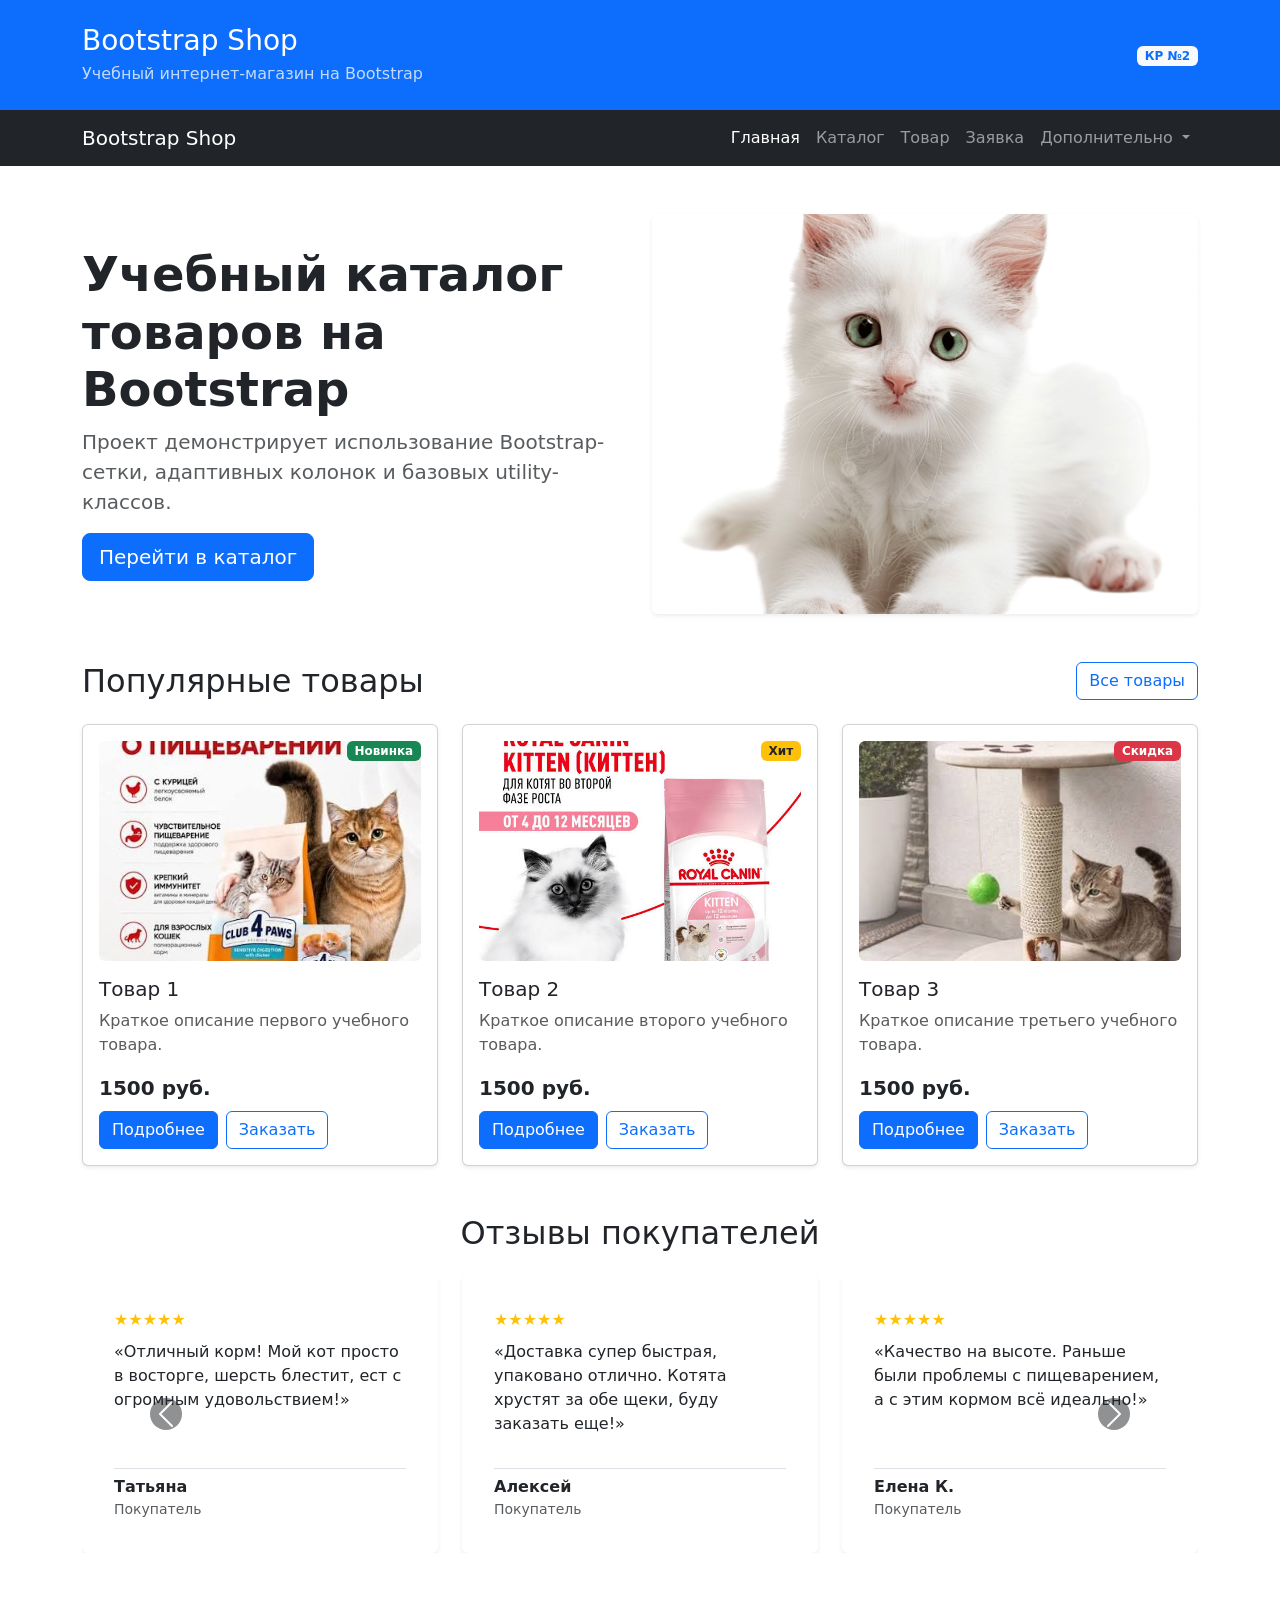
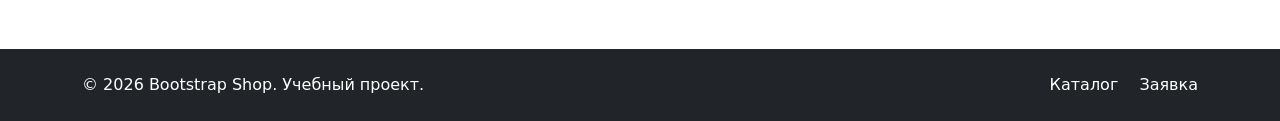
<file: index.html>
<!DOCTYPE html>
<html lang="ru">
<head>
  <meta charset="UTF-8">
  <meta name="viewport" content="width=device-width, initial-scale=1.0">
  <title>Главная — Bootstrap Shop</title>

  <link rel="stylesheet" href="vendor/bootstrap/css/bootstrap.min.css">
  <link rel="stylesheet" href="css/custom.css">
</head>
<body>
  <div class="d-flex flex-column min-vh-100">

    <header class="bg-primary text-white py-4">
      <div class="container">
        <div class="row align-items-center">
          <div class="col-12 col-md-8">
            <h1 class="h3 mb-1">Bootstrap Shop</h1>
            <p class="mb-0 opacity-75">Учебный интернет-магазин на Bootstrap</p>
          </div>
          <div class="col-12 col-md-4 text-md-end mt-3 mt-md-0">
            <span class="badge bg-light text-primary">КР №2</span>
          </div>
        </div>
      </div>
    </header>

    <nav class="navbar navbar-expand-lg navbar-dark bg-dark">
  <div class="container">
    <a class="navbar-brand" href="index.html">Bootstrap Shop</a>

    <button
      class="navbar-toggler"
      type="button"
      data-bs-toggle="collapse"
      data-bs-target="#mainNavbar"
      aria-controls="mainNavbar"
      aria-expanded="false"
      aria-label="Переключить навигацию"
    >
      <span class="navbar-toggler-icon"></span>
    </button>

    <div class="collapse navbar-collapse" id="mainNavbar">
      <ul class="navbar-nav ms-auto">
        <li class="nav-item">
          <a class="nav-link active" aria-current="page" href="index.html">Главная</a>
        </li>

        <li class="nav-item">
          <a class="nav-link" href="catalog.html">Каталог</a>
        </li>

        <li class="nav-item">
          <a class="nav-link" href="product.html">Товар</a>
        </li>

        <li class="nav-item">
          <a class="nav-link" href="order.html">Заявка</a>
        </li>

        <li class="nav-item dropdown">
          <a
            class="nav-link dropdown-toggle"
            href="#"
            role="button"
            data-bs-toggle="dropdown"
            aria-expanded="false"
          >
            Дополнительно
          </a>
          <ul class="dropdown-menu">
            <li><a class="dropdown-item" href="catalog.html">Все товары</a></li>
            <li><a class="dropdown-item" href="order.html">Оформить заявку</a></li>
            <li><a class="dropdown-item" href="index.html#popular">Популярное</a></li>
          </ul>
        </li>
      </ul>
    </div>
  </div>
</nav>


    <main class="flex-grow-1">

      <section class="container my-5">
        <div class="row align-items-center g-4">
          <div class="col-12 col-lg-6">
            <h2 class="display-5 fw-bold">Учебный каталог товаров на Bootstrap</h2>
            <p class="lead text-muted">
              Проект демонстрирует использование Bootstrap-сетки,
              адаптивных колонок и базовых utility-классов.
            </p>
            <a class="btn btn-primary btn-lg" href="catalog.html">Перейти в каталог</a>
          </div>
          <div class="col-12 col-lg-6">
            <div class="card border-0 shadow-sm">
                <img src="images/banner.png" class="img-fluid rounded promo-banner-img" alt="Промо баннер">
             </div>
          </div>
        </div>
      </section>

      <section class="container my-5">
        <div class="d-flex justify-content-between align-items-center mb-4">
          <h2 class="mb-0">Популярные товары</h2>
          <a class="btn btn-outline-primary" href="catalog.html">Все товары</a>
        </div>
        <div class="row g-4">
      <div class="col-12 col-md-4">
  <div class="card h-100 shadow-sm position-relative">
   <span class="badge bg-success position-absolute top-0 end-0 m-3 z-1">Новинка</span>

    <div class="p-3 pb-0 text-center">
      <img src="images/product1.jpeg" class="card-img-top rounded img-fluid" alt="Товар 1">
    </div>

    <div class="card-body d-flex flex-column">
      <h5 class="card-title">Товар 1</h5>
      <p class="card-text text-muted">Краткое описание первого учебного товара.</p>
      <div class="mt-auto">
        <p class="fw-bold fs-5 mb-2">1500 руб.</p>
        <div class="d-flex gap-2">
          <a href="product.html" class="btn btn-primary">Подробнее</a>
          <button class="btn btn-outline-primary" data-bs-toggle="modal" data-bs-target="#orderModal">Заказать</button>
        </div>
      </div>
    </div>
  </div>
</div>

      <div class="col-12 col-md-4">
  <div class="card h-100 shadow-sm position-relative">
    <span class="badge bg-warning text-dark position-absolute top-0 end-0 m-3 z-1">Хит</span>

    <div class="p-3 pb-0 text-center">
      <img src="images/product2.jpeg" class="card-img-top rounded img-fluid" alt="Товар 2">
    </div>

    <div class="card-body d-flex flex-column">
      <h5 class="card-title">Товар 2</h5>
      <p class="card-text text-muted">Краткое описание второго учебного товара.</p>
      <div class="mt-auto">
        <p class="fw-bold fs-5 mb-2">1500 руб.</p>
        <div class="d-flex gap-2">
          <a href="product.html" class="btn btn-primary">Подробнее</a>
          <button class="btn btn-outline-primary" data-bs-toggle="modal" data-bs-target="#orderModal">Заказать</button>
        </div>
      </div>
    </div>
  </div>
</div>

      <div class="col-12 col-md-4">
  <div class="card h-100 shadow-sm position-relative">
    <span class="badge bg-danger position-absolute top-0 end-0 m-3 z-1">Скидка</span>
    <div class="p-3 pb-0 text-center">
      <img src="images/prosuct3.jpeg" class="card-img-top rounded img-fluid" alt="Товар 3">
    </div>

    <div class="card-body d-flex flex-column">
      <h5 class="card-title">Товар 3</h5>
      <p class="card-text text-muted">Краткое описание третьего учебного товара.</p>
      <div class="mt-auto">
        <p class="fw-bold fs-5 mb-2">1500 руб.</p>
        <div class="d-flex gap-2">
          <a href="product.html" class="btn btn-primary">Подробнее</a>
          <button class="btn btn-outline-primary" data-bs-toggle="modal" data-bs-target="#orderModal">Заказать</button>
        </div>
      </div>
    </div>
  </div>
</div>
    </div>
      </section>

<section class="container my-5">
  <h2 class="text-center mb-4">Отзывы покупателей</h2>

  <div id="reviewsCarousel" class="carousel slide" data-bs-ride="carousel">
    
    <div class="carousel-inner">
      <div class="carousel-item active">
        <div class="row g-4">
          <div class="col-12 col-md-4">
            <div class="card h-100 border-0 shadow-sm p-3">
              <div class="card-body d-flex flex-column">
                <div class="mb-2 text-warning">★★★★★</div>
                <p class="card-text flex-grow-1">«Отличный корм! Мой кот просто в восторге, шерсть блестит, ест с огромным удовольствием!»</p>
                <div class="mt-3 pt-2 border-top">
                  <h6 class="mb-0 fw-bold">Татьяна</h6>
                  <small class="text-muted">Покупатель</small>
                </div>
              </div>
            </div>
          </div>

          <div class="col-12 col-md-4">
            <div class="card h-100 border-0 shadow-sm p-3">
              <div class="card-body d-flex flex-column">
                <div class="mb-2 text-warning">★★★★★</div>
                <p class="card-text flex-grow-1">«Доставка супер быстрая, упаковано отлично. Котята хрустят за обе щеки, буду заказать еще!»</p>
                <div class="mt-3 pt-2 border-top">
                  <h6 class="mb-0 fw-bold">Алексей</h6>
                  <small class="text-muted">Покупатель</small>
                </div>
              </div>
            </div>
          </div>

          <div class="col-12 col-md-4">
            <div class="card h-100 border-0 shadow-sm p-3">
              <div class="card-body d-flex flex-column">
                <div class="mb-2 text-warning">★★★★★</div>
                <p class="card-text flex-grow-1">«Качество на высоте. Раньше были проблемы с пищеварением, а с этим кормом всё идеально!»</p>
                <div class="mt-3 pt-2 border-top">
                  <h6 class="mb-0 fw-bold">Елена К.</h6>
                  <small class="text-muted">Покупатель</small>
                </div>
              </div>
            </div>
          </div>
        </div>
      </div>

   
      <div class="carousel-item">
        <div class="row g-4">

          <div class="col-12 col-md-4">
            <div class="card h-100 border-0 shadow-sm p-3">
              <div class="card-body d-flex flex-column">
                <div class="mb-2 text-warning">★★★★★</div>
                <p class="card-text flex-grow-1">«Прекрасный магазин и отличные цены. Когтеточка и корм пришли в идеальном состоянии!»</p>
                <div class="mt-3 pt-2 border-top">
                  <h6 class="mb-0 fw-bold">Михаил</h6>
                  <small class="text-muted">Покупатель</small>
                </div>
              </div>
            </div>
          </div>

          <div class="col-12 col-md-4">
            <div class="card h-100 border-0 shadow-sm p-3">
              <div class="card-body d-flex flex-column">
                <div class="mb-2 text-warning">★★★★★</div>
                <p class="card-text flex-grow-1">«Взяла по рекомендации ветеринара. Кот стал намного активнее, спасибо за быструю отправку!»</p>
                <div class="mt-3 pt-2 border-top">
                  <h6 class="mb-0 fw-bold">Ольга</h6>
                  <small class="text-muted">Покупатель</small>
                </div>
              </div>
            </div>
          </div>
          <div class="col-12 col-md-4">
            <div class="card h-100 border-0 shadow-sm p-3">
              <div class="card-body d-flex flex-column">
                <div class="mb-2 text-warning">★★★★★</div>
                <p class="card-text flex-grow-1">«Очень вежливые менеджеры, помогли подобрать корм для чувствительного желудка.»</p>
                <div class="mt-3 pt-2 border-top">
                  <h6 class="mb-0 fw-bold">Дмитрий</h6>
                  <small class="text-muted">Покупатель</small>
                </div>
              </div>
            </div>
          </div>
        </div>
      </div>

    </div>


    <button class="carousel-control-prev" type="button" data-bs-target="#reviewsCarousel" data-bs-slide="prev">
      <span class="carousel-control-prev-icon bg-dark rounded-circle p-3" aria-hidden="true"></span>
      <span class="visually-hidden">Предыдущий</span>
    </button>
    <button class="carousel-control-next" type="button" data-bs-target="#reviewsCarousel" data-bs-slide="next">
      <span class="carousel-control-next-icon bg-dark rounded-circle p-3" aria-hidden="true"></span>
      <span class="visually-hidden">Следующий</span>
    </button>

  </div>
</section>
    </main>

    <footer class="bg-dark text-white py-4 mt-5">
      <div class="container">
        <div class="row align-items-center g-3">
          <div class="col-12 col-md-6">
            <p class="mb-0">&copy; 2026 Bootstrap Shop. Учебный проект.</p>
          </div>
          <div class="col-12 col-md-6 text-md-end">
            <a class="text-white text-decoration-none me-3" href="catalog.html">Каталог</a>
            <a class="text-white text-decoration-none" href="order.html">Заявка</a>
          </div>
        </div>
      </div>
    </footer>

  </div>
    <script src="vendor/bootstrap/js/bootstrap.bundle.min.js"></script>

</body>
</html>
</file>
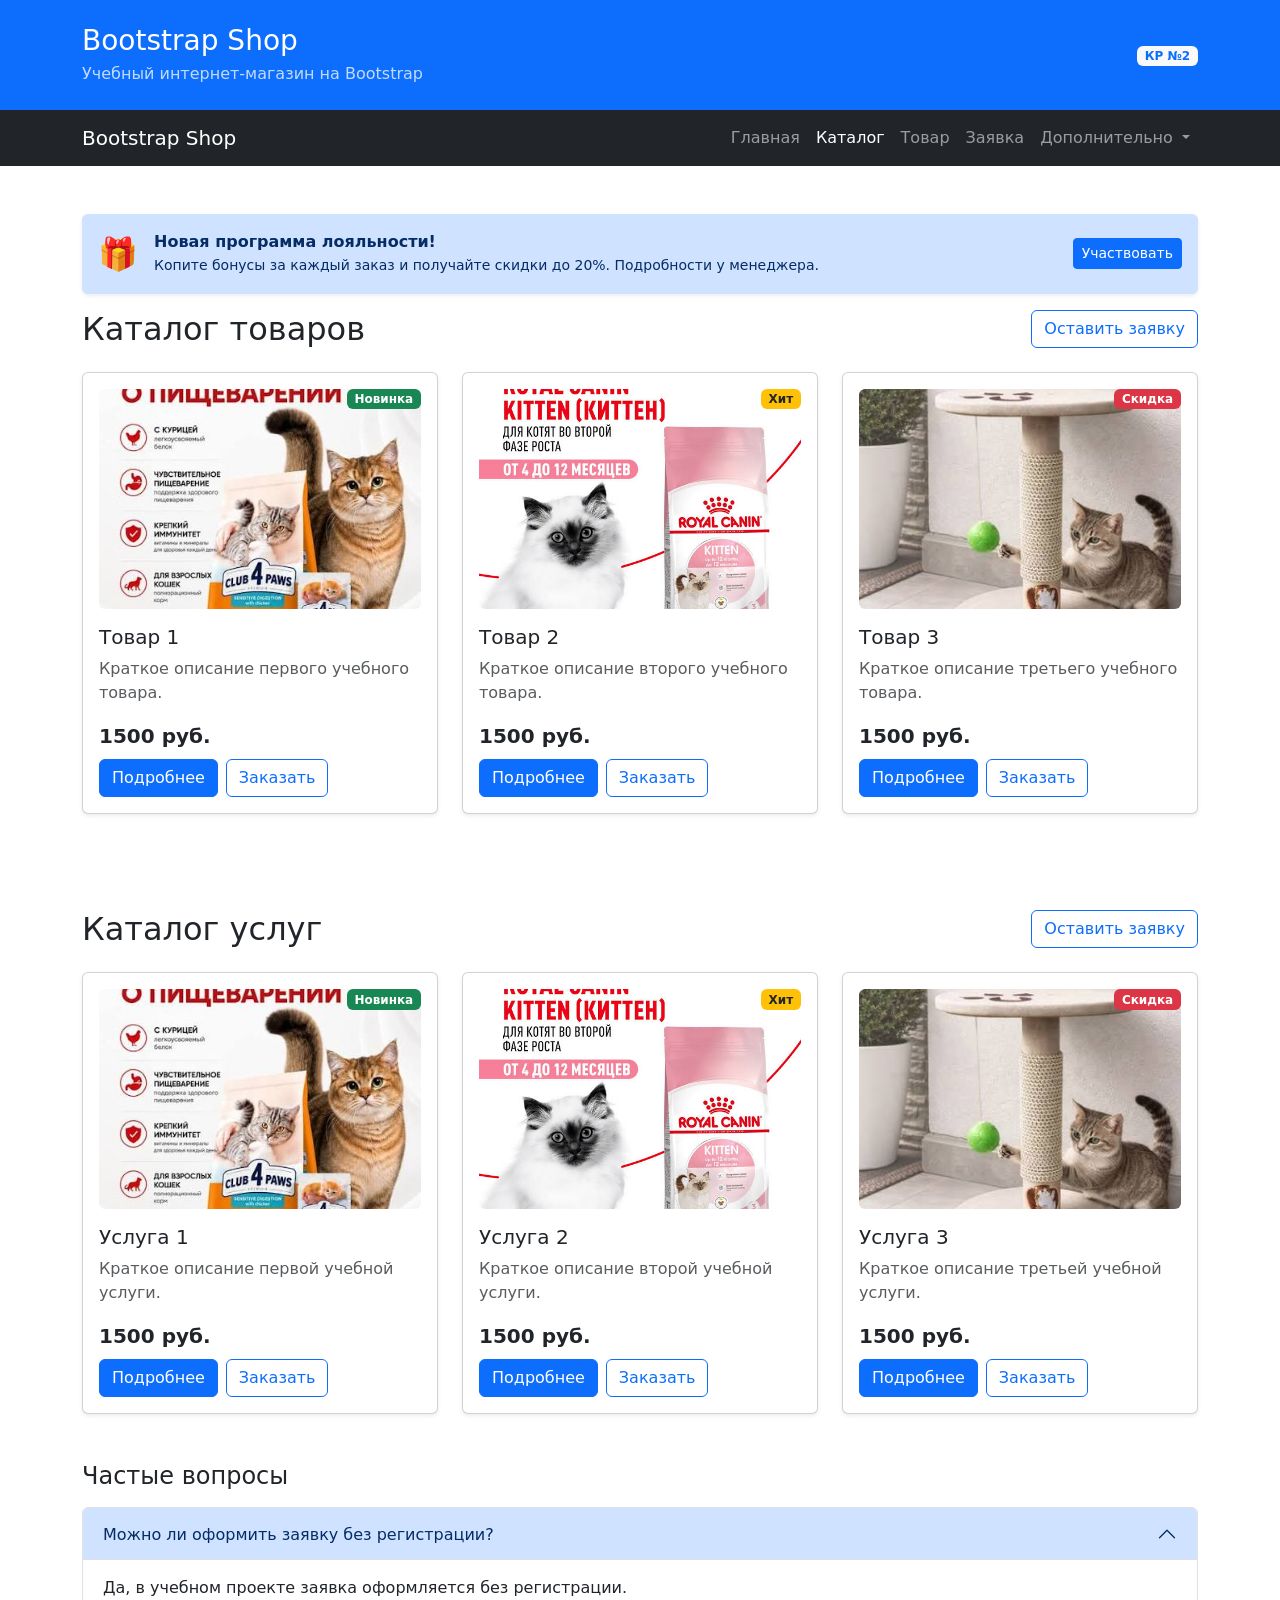
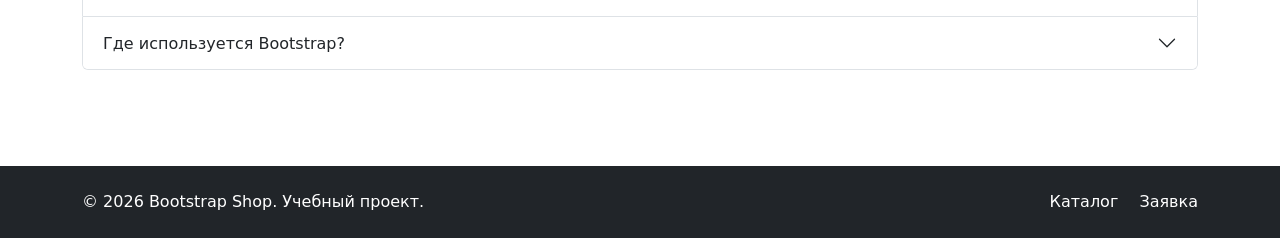
<file: catalog.html>
<!DOCTYPE html>
<html lang="ru">
<head>
  <meta charset="UTF-8">
  <meta name="viewport" content="width=device-width, initial-scale=1.0">
  <title>Каталог — Bootstrap Shop</title>

  <link rel="stylesheet" href="vendor/bootstrap/css/bootstrap.min.css">
  <link rel="stylesheet" href="css/custom.css">
</head>
<body>
<div class="d-flex flex-column min-vh-100">
    <header class="bg-primary text-white py-4">
      <div class="container">
        <div class="row align-items-center">
          <div class="col-12 col-md-8">
            <h1 class="h3 mb-1">Bootstrap Shop</h1>
            <p class="mb-0 opacity-75">Учебный интернет-магазин на Bootstrap</p>
          </div>
          <div class="col-12 col-md-4 text-md-end mt-3 mt-md-0">
            <span class="badge bg-light text-primary">КР №2</span>
          </div>
        </div>
      </div>
    </header>
  <nav class="navbar navbar-expand-lg navbar-dark bg-dark">
    <div class="container">
      <a class="navbar-brand" href="index.html">Bootstrap Shop</a>

      <button
        class="navbar-toggler"
        type="button"
        data-bs-toggle="collapse"
        data-bs-target="#mainNavbar"
        aria-controls="mainNavbar"
        aria-expanded="false"
        aria-label="Переключить навигацию"
      >
        <span class="navbar-toggler-icon"></span>
      </button>

      <div class="collapse navbar-collapse" id="mainNavbar">
        <ul class="navbar-nav ms-auto">
          <li class="nav-item">
            <a class="nav-link" href="index.html">Главная</a>
          </li>
          <li class="nav-item">
            <a class="nav-link active" aria-current="page" href="catalog.html">Каталог</a>
          </li>
          <li class="nav-item">
            <a class="nav-link" href="product.html">Товар</a>
          </li>
          <li class="nav-item">
            <a class="nav-link" href="order.html">Заявка</a>
          </li>
          <li class="nav-item dropdown">
            <a
              class="nav-link dropdown-toggle"
              href="#"
              role="button"
              data-bs-toggle="dropdown"
              aria-expanded="false"
            >
              Дополнительно
            </a>
            <ul class="dropdown-menu">
              <li><a class="dropdown-item" href="catalog.html">Все товары</a></li>
              <li><a class="dropdown-item" href="order.html">Оформить заявку</a></li>
              <li><a class="dropdown-item" href="index.html#popular">Популярное</a></li>
            </ul>
          </li>
        </ul>
      </div>
    </div>
  </nav>

<main class="container my-5 flex-grow-1">
    <div class="alert alert-primary d-flex align-items-center gap-3 border-0 shadow-sm" role="alert">
  <span class="fs-2">🎁</span>
  <div class="flex-grow-1">
    <h2 class="h6 mb-1 fw-bold">Новая программа лояльности!</h2>
    <p class="mb-0 small">
      Копите бонусы за каждый заказ и получайте скидки до 20%. Подробности у менеджера.
    </p>
  </div>
  <a href="order.html" class="btn btn-primary btn-sm d-none d-md-inline-block">
    Участвовать
  </a>
</div>

    <div class="d-flex justify-content-between align-items-center mb-4">
      <h1 class="h2 mb-0">Каталог товаров</h1>
      <a class="btn btn-outline-primary" href="order.html">
        Оставить заявку
      </a>
    </div>

    <div class="row g-4">
      <div class="col-12 col-md-4">
  <div class="card h-100 shadow-sm position-relative">
   <span class="badge bg-success position-absolute top-0 end-0 m-3 z-1">Новинка</span>

    <div class="p-3 pb-0 text-center">
      <img src="images/product1.jpeg" class="card-img-top rounded img-fluid" alt="Товар 1">
    </div>

    <div class="card-body d-flex flex-column">
      <h5 class="card-title">Товар 1</h5>
      <p class="card-text text-muted">Краткое описание первого учебного товара.</p>
      <div class="mt-auto">
        <p class="fw-bold fs-5 mb-2">1500 руб.</p>
        <div class="d-flex gap-2">
          <a href="product.html" class="btn btn-primary">Подробнее</a>
          <button class="btn btn-outline-primary" data-bs-toggle="modal" data-bs-target="#orderModal">Заказать</button>
        </div>
      </div>
    </div>
  </div>
</div>

      <div class="col-12 col-md-4">
  <div class="card h-100 shadow-sm position-relative">
    <span class="badge bg-warning text-dark position-absolute top-0 end-0 m-3 z-1">Хит</span>

    <div class="p-3 pb-0 text-center">
      <img src="images/product2.jpeg" class="card-img-top rounded img-fluid" alt="Товар 2">
    </div>

    <div class="card-body d-flex flex-column">
      <h5 class="card-title">Товар 2</h5>
      <p class="card-text text-muted">Краткое описание второго учебного товара.</p>
      <div class="mt-auto">
        <p class="fw-bold fs-5 mb-2">1500 руб.</p>
        <div class="d-flex gap-2">
          <a href="product.html" class="btn btn-primary">Подробнее</a>
          <button class="btn btn-outline-primary" data-bs-toggle="modal" data-bs-target="#orderModal">Заказать</button>
        </div>
      </div>
    </div>
  </div>
</div>

      <div class="col-12 col-md-4">
  <div class="card h-100 shadow-sm position-relative">
    <span class="badge bg-danger position-absolute top-0 end-0 m-3 z-1">Скидка</span>
    <div class="p-3 pb-0 text-center">
      <img src="images/prosuct3.jpeg" class="card-img-top rounded img-fluid" alt="Товар 3">
    </div>

    <div class="card-body d-flex flex-column">
      <h5 class="card-title">Товар 3</h5>
      <p class="card-text text-muted">Краткое описание третьего учебного товара.</p>
      <div class="mt-auto">
        <p class="fw-bold fs-5 mb-2">1500 руб.</p>
        <div class="d-flex gap-2">
          <a href="product.html" class="btn btn-primary">Подробнее</a>
          <button class="btn btn-outline-primary" data-bs-toggle="modal" data-bs-target="#orderModal">Заказать</button>
        </div>
      </div>
    </div>
  </div>
</div>
    </div>
  </main>
<main class="container my-5 flex-grow-1">
    <div class="d-flex justify-content-between align-items-center mb-4">
      <h1 class="h2 mb-0">Каталог услуг</h1>
      <a class="btn btn-outline-primary" href="order.html">
        Оставить заявку
      </a>
    </div>

    <div class="row g-4">
      <div class="col-12 col-md-4">
  <div class="card h-100 shadow-sm position-relative">
   <span class="badge bg-success position-absolute top-0 end-0 m-3 z-1">Новинка</span>

    <div class="p-3 pb-0 text-center">
      <img src="images/product1.jpeg" class="card-img-top rounded img-fluid" alt="Товар 1">
    </div>

    <div class="card-body d-flex flex-column">
      <h5 class="card-title">Услуга 1</h5>
      <p class="card-text text-muted">Краткое описание первой учебной услуги.</p>
      <div class="mt-auto">
        <p class="fw-bold fs-5 mb-2">1500 руб.</p>
        <div class="d-flex gap-2">
          <a href="product.html" class="btn btn-primary">Подробнее</a>
          <button class="btn btn-outline-primary" data-bs-toggle="modal" data-bs-target="#orderModal">Заказать</button>
        </div>
      </div>
    </div>
  </div>
</div>

      <div class="col-12 col-md-4">
  <div class="card h-100 shadow-sm position-relative">
    <span class="badge bg-warning text-dark position-absolute top-0 end-0 m-3 z-1">Хит</span>

    <div class="p-3 pb-0 text-center">
      <img src="images/product2.jpeg" class="card-img-top rounded img-fluid" alt="Товар 2">
    </div>

    <div class="card-body d-flex flex-column">
      <h5 class="card-title">Услуга 2</h5>
      <p class="card-text text-muted">Краткое описание второй учебной услуги.</p>
      <div class="mt-auto">
        <p class="fw-bold fs-5 mb-2">1500 руб.</p>
        <div class="d-flex gap-2">
          <a href="product.html" class="btn btn-primary">Подробнее</a>
          <button class="btn btn-outline-primary" data-bs-toggle="modal" data-bs-target="#orderModal">Заказать</button>
        </div>
      </div>
    </div>
  </div>
</div>

      <div class="col-12 col-md-4">
  <div class="card h-100 shadow-sm position-relative">
    <span class="badge bg-danger position-absolute top-0 end-0 m-3 z-1">Скидка</span>
    <div class="p-3 pb-0 text-center">
      <img src="images/prosuct3.jpeg" class="card-img-top rounded img-fluid" alt="Товар 3">
    </div>

    <div class="card-body d-flex flex-column">
      <h5 class="card-title">Услуга 3</h5>
      <p class="card-text text-muted">Краткое описание третьей учебной услуги.</p>
      <div class="mt-auto">
        <p class="fw-bold fs-5 mb-2">1500 руб.</p>
        <div class="d-flex gap-2">
          <a href="product.html" class="btn btn-primary">Подробнее</a>
          <button class="btn btn-outline-primary" data-bs-toggle="modal" data-bs-target="#orderModal">Заказать</button>
        </div>
      </div>
    </div>
  </div>
</div>
    </div>

    <section class="mt-5">
      <h2 class="h4 mb-3">Частые вопросы</h2>

      <div class="accordion" id="faqAccordion">
        <div class="accordion-item">
          <h3 class="accordion-header">
            <button
              class="accordion-button"
              type="button"
              data-bs-toggle="collapse"
              data-bs-target="#faqOne"
              aria-expanded="true"
              aria-controls="faqOne"
            >
              Можно ли оформить заявку без регистрации?
            </button>
          </h3>
          <div
            id="faqOne"
            class="accordion-collapse collapse show"
            data-bs-parent="#faqAccordion"
          >
            <div class="accordion-body">
              Да, в учебном проекте заявка оформляется без регистрации.
            </div>
          </div>
        </div>

        <div class="accordion-item">
          <h3 class="accordion-header">
            <button
              class="accordion-button collapsed"
              type="button"
              data-bs-toggle="collapse"
              data-bs-target="#faqTwo"
              aria-expanded="false"
              aria-controls="faqTwo"
            >
              Где используется Bootstrap?
            </button>
          </h3>
          <div
            id="faqTwo"
            class="accordion-collapse collapse"
            data-bs-parent="#faqAccordion"
          >
            <div class="accordion-body">
              Bootstrap используется для сетки, карточек, форм, навигации, сообщений и модальных окон[cite: 6].
            </div>
          </div>
        </div>
      </div>
    </section>
  </main>
  <div
    class="modal fade"
    id="orderModal"
    tabindex="-1"
    aria-labelledby="orderModalLabel"
    aria-hidden="true"
  >
    <div class="modal-dialog">
      <div class="modal-content">
        <div class="modal-header">
          <h2 class="modal-title h5" id="orderModalLabel">
            Быстрая заявка
          </h2>
          <button
            type="button"
            class="btn-close"
            data-bs-dismiss="modal"
            aria-label="Закрыть"
          ></button>
        </div>

        <div class="modal-body">
          <p class="text-muted">
            Оставьте контактные данные, и менеджер свяжется с вами.
          </p>

          <form id="orderForm">
            <div id="successMessage" class="alert alert-success d-none mb-3" role="alert">
              🎉 <strong>Успешно!</strong> Вы оставили заявку! Крутяк, менеджер скоро свяжется с вами!
            </div>
            
            <div class="mb-3">
              <label for="modal-name" class="form-label">Имя *</label>
              <input id="modal-name" name="name" type="text" class="form-control" required>
            </div>

            <div class="mb-3">
              <label for="modal-email" class="form-label">E-mail *</label>
              <input id="modal-email" name="email" type="email" class="form-control" required>
            </div>

            <div class="mb-3">
              <label for="modal-phone" class="form-label">Телефон *</label>
              <input id="modal-phone" name="phone" type="tel" class="form-control" required>
            </div>

            <div class="mb-3">
              <label for="modal-product" class="form-label">Товар</label>
              <select id="modal-product" name="product" class="form-select">
                <option selected>Выберите товар</option>
                <option value="product-1">Товар 1</option>
                <option value="product-2">Товар 2</option>
                <option value="product-3">Товар 3</option>
                <option value="service-1">Услуга 1</option>
                <option value="service-2">Услуга 2</option>
                <option value="service-3">Услуга 3</option>
              </select>
            </div>

            <div class="mb-3">
              <label for="modal-comment" class="form-label">Комментарий</label>
              <textarea id="modal-comment" name="comment" class="form-control" rows="3"></textarea>
            </div>

            <div class="form-check mb-3">
              <input id="modal-agree" name="agree" class="form-check-input" type="checkbox" required>
              <label class="form-check-label" for="modal-agree">
                Согласен на обработку данных *
              </label>
            </div>
            
            <div class="modal-footer px-0 pb-0">
              <button type="button" class="btn btn-secondary" data-bs-dismiss="modal">
                Закрыть
              </button>
              <button type="submit" class="btn btn-primary">
                Отправить
              </button>
            </div>
          </form>
        </div>
      </div>
    </div>
  </div>

  <script src="vendor/bootstrap/js/bootstrap.bundle.min.js"></script>
  
  <script>
    const form = document.getElementById('orderForm');
    const successMessage = document.getElementById('successMessage');

    if (form) {
      form.addEventListener('submit', function(event) {
        event.preventDefault();

        if (form.checkValidity()) {
          successMessage.classList.remove('d-none');
          form.reset();

          setTimeout(function() {
            successMessage.classList.add('d-none');
          }, 4000);
        } else {
          form.reportValidity();
        }
      });
    }
  </script>
  <footer class="bg-dark text-white py-4 mt-5">
      <div class="container">
        <div class="row align-items-center g-3">
          <div class="col-12 col-md-6">
            <p class="mb-0">&copy; 2026 Bootstrap Shop. Учебный проект.</p>
          </div>
          <div class="col-12 col-md-6 text-md-end">
            <a class="text-white text-decoration-none me-3" href="catalog.html">Каталог</a>
            <a class="text-white text-decoration-none" href="order.html">Заявка</a>
          </div>
        </div>
      </div>
    </footer>
</body>

</html>
</file>
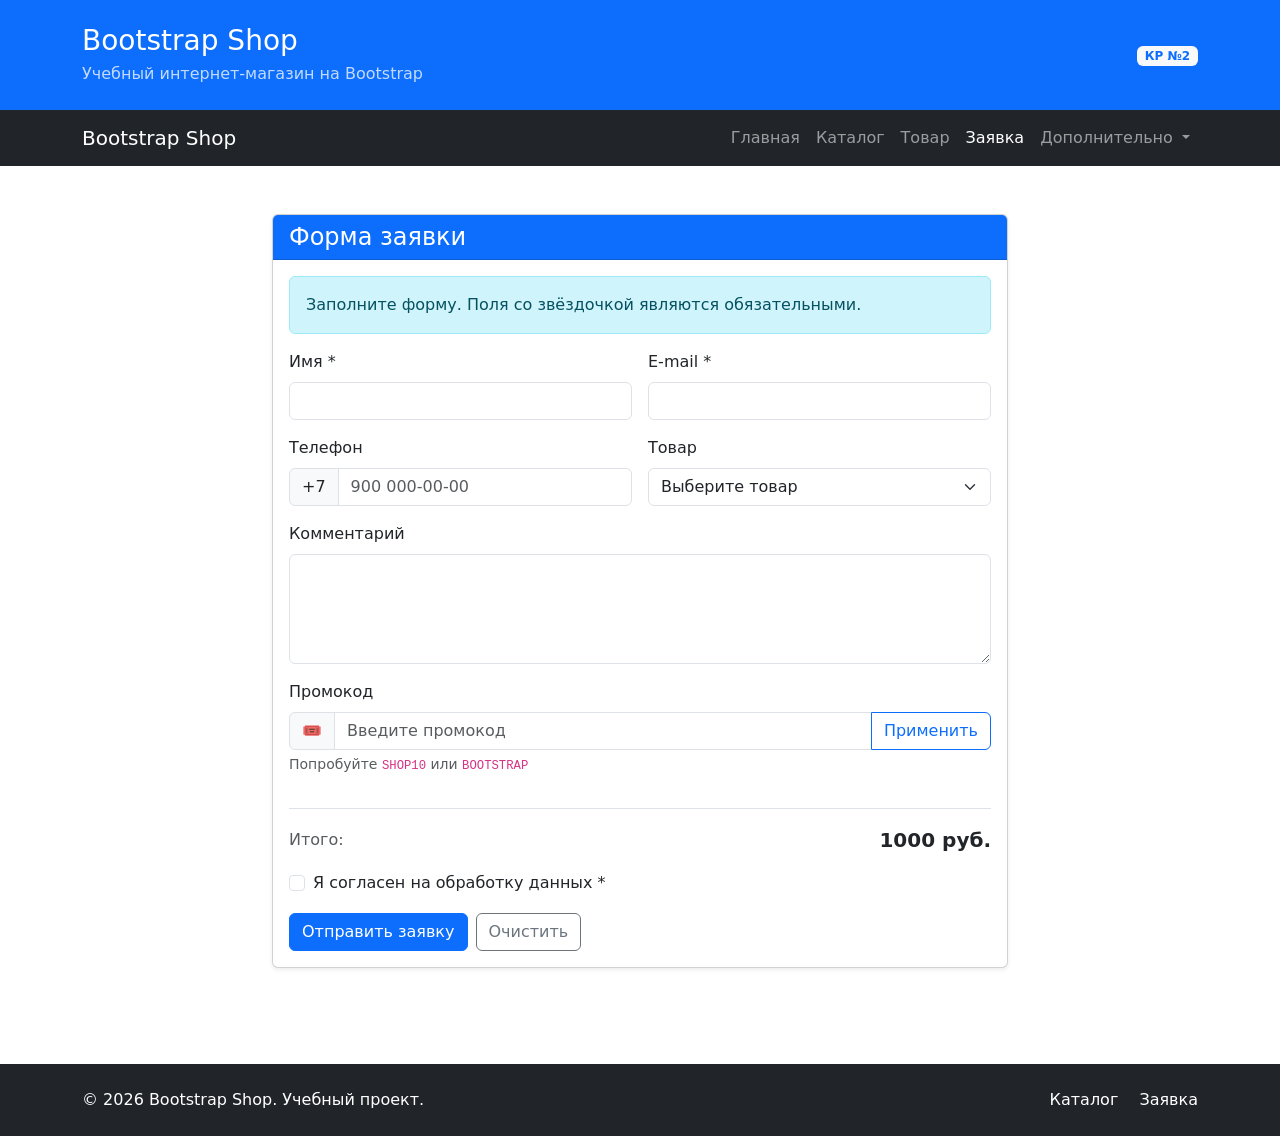
<file: order.html>
<!DOCTYPE html>
<html lang="ru">
<head>
  <meta charset="UTF-8">
  <meta name="viewport" content="width=device-width, initial-scale=1.0">
  <title>Заявка — Bootstrap Shop</title>

  <link rel="stylesheet" href="vendor/bootstrap/css/bootstrap.min.css">
  <link rel="stylesheet" href="css/custom.css">
</head>
<body>
  <div class="d-flex flex-column min-vh-100">
    <header class="bg-primary text-white py-4">
      <div class="container">
        <div class="row align-items-center">
          <div class="col-12 col-md-8">
            <h1 class="h3 mb-1">Bootstrap Shop</h1>
            <p class="mb-0 opacity-75">Учебный интернет-магазин на Bootstrap</p>
          </div>
          <div class="col-12 col-md-4 text-md-end mt-3 mt-md-0">
            <span class="badge bg-light text-primary">КР №2</span>
          </div>
        </div>
      </div>
    </header>

    <nav class="navbar navbar-expand-lg navbar-dark bg-dark">
      <div class="container">
        <a class="navbar-brand" href="index.html">Bootstrap Shop</a>

        <button
          class="navbar-toggler"
          type="button"
          data-bs-toggle="collapse"
          data-bs-target="#mainNavbar"
          aria-controls="mainNavbar"
          aria-expanded="false"
          aria-label="Переключить навигацию"
        >
          <span class="navbar-toggler-icon"></span>
        </button>

        <div class="collapse navbar-collapse" id="mainNavbar">
          <ul class="navbar-nav ms-auto">
            <li class="nav-item">
              <a class="nav-link" href="index.html">Главная</a>
            </li>

            <li class="nav-item">
              <a class="nav-link" href="catalog.html">Каталог</a>
            </li>

            <li class="nav-item">
              <a class="nav-link" href="product.html">Товар</a>
            </li>

            <li class="nav-item">
              <a class="nav-link active" aria-current="page" href="order.html">Заявка</a>
            </li>

            <li class="nav-item dropdown">
              <a
                class="nav-link dropdown-toggle"
                href="#"
                role="button"
                data-bs-toggle="dropdown"
                aria-expanded="false"
              >
                Дополнительно
              </a>
              <ul class="dropdown-menu">
                <li><a class="dropdown-item" href="catalog.html">Все товары</a></li>
                <li><a class="dropdown-item" href="order.html">Оформить заявку</a></li>
                <li><a class="dropdown-item" href="index.html#popular">Популярное</a></li>
              </ul>
            </li>
          </ul>
        </div>
      </div>
    </nav>

    <main class="container my-5 flex-grow-1">
      <div class="row justify-content-center">
        <div class="col-12 col-lg-8">
          <div class="card shadow-sm">
            <div class="card-header bg-primary text-white">
              <h1 class="h4 mb-0">Форма заявки</h1>
            </div>

            <div class="card-body">
              <div class="alert alert-info" role="alert">
                Заполните форму. Поля со звёздочкой являются обязательными.
              </div>

              <form>
                <div class="row g-3">
                  <div class="col-12 col-md-6">
                    <label for="order-name" class="form-label">Имя *</label>
                    <input id="order-name" name="name" type="text" class="form-control" required>
                  </div>

                  <div class="col-12 col-md-6">
                    <label for="order-email" class="form-label">E-mail *</label>
                    <input id="order-email" name="email" type="email" class="form-control" required>
                  </div>

                  <div class="col-12 col-md-6">
                    <label for="order-phone" class="form-label">Телефон</label>
                    <div class="input-group">
                      <span class="input-group-text">+7</span>
                      <input id="order-phone" name="phone" type="tel" class="form-control" placeholder="900 000-00-00">
                    </div>
                  </div>

                  <div class="col-12 col-md-6">
                    <label for="order-product" class="form-label">Товар</label>
                    <select id="order-product" name="product" class="form-select">
                      <option selected>Выберите товар</option>
                      <option value="product-1">Товар 1</option>
                      <option value="product-2">Товар 2</option>
                      <option value="product-3">Товар 3</option>
                      <option value="service-1">Услуга 1</option>
                      <option value="service-2">Услуга 2</option>
                      <option value="service-3">Услуга 3</option>
                    </select>
                  </div>

                  <div class="col-12">
                    <label for="order-comment" class="form-label">Комментарий</label>
                    <textarea id="order-comment" name="comment" class="form-control" rows="4"></textarea>
                  </div>

                  <div class="col-12">
                    <label for="promoInput" class="form-label">Промокод</label>
                    <div class="input-group">
                      <span class="input-group-text">🎟️</span>
                      <input
                        type="text"
                        class="form-control"
                        id="promoInput"
                        placeholder="Введите промокод"
                        aria-label="Промокод"
                        autocomplete="off"
                      >
                      <button class="btn btn-outline-primary" type="button" id="applyPromo">
                        Применить
                      </button>
                    </div>
                    <div class="form-text">
                      Попробуйте <code>SHOP10</code> или <code>BOOTSTRAP</code>
                    </div>
                  </div>

                  <div class="col-12">
                    <div id="promoAlert" class="alert d-none mb-0" role="alert"></div>
                  </div>

                  <div class="col-12">
                    <div class="d-flex justify-content-between align-items-center border-top pt-3">
                      <span class="text-muted">Итого:</span>
                      <span class="fs-5 fw-bold" id="orderTotal" data-base="1000">1000 руб.</span>
                    </div>
                  </div>

                  <div class="col-12">
                    <div class="form-check">
                      <input id="order-agree" class="form-check-input" type="checkbox" required>
                      <label class="form-check-label" for="order-agree">
                        Я согласен на обработку данных *
                      </label>
                    </div>
                  </div>

                  <div class="col-12 d-flex gap-2">
                    <button class="btn btn-primary" type="submit">
                      Отправить заявку
                    </button>
                    <button class="btn btn-outline-secondary" type="reset">
                      Очистить
                    </button>
                  </div>
                </div>
              </form>
            </div>
          </div>
        </div>
      </div>
    </main>

    <footer class="bg-dark text-white py-4 mt-5">
      <div class="container">
        <div class="row align-items-center g-3">
          <div class="col-12 col-md-6">
            <p class="mb-0">&copy; 2026 Bootstrap Shop. Учебный проект.</p>
          </div>
          <div class="col-12 col-md-6 text-md-end">
            <a class="text-white text-decoration-none me-3" href="catalog.html">Каталог</a>
            <a class="text-white text-decoration-none" href="order.html">Заявка</a>
          </div>
        </div>
      </div>
    </footer>
  </div>

  <script src="vendor/bootstrap/js/bootstrap.bundle.min.js"></script>

  <script>
    const promoCodes = {
      'SHOP10':    { discount: 10, text: 'Скидка 10% на весь заказ' },
      'BOOTSTRAP': { discount: 15, text: 'Скидка 15% на весь заказ' },
      'CATLOVER':  { discount: 20, text: 'Скидка 20% для любителей котиков' }
    };

    const promoInput = document.getElementById('promoInput');
    const applyPromoBtn = document.getElementById('applyPromo');
    const promoAlert = document.getElementById('promoAlert');

    function applyPromo() {
      const code = (promoInput.value || '').trim().toUpperCase();

      promoAlert.className = 'alert d-none mb-0';
      promoAlert.textContent = '';

      if (!code) {
        promoAlert.classList.remove('d-none');
        promoAlert.classList.add('alert-warning');
        promoAlert.textContent = '⚠️ Введите промокод, чтобы применить.';
        return;
      }

      if (promoCodes[code]) {
        const { discount, text } = promoCodes[code];

        promoAlert.classList.remove('d-none');
        promoAlert.classList.add('alert-success');
        promoAlert.textContent = `✅ Промокод «${code}» применён. ${text}.`;

        promoInput.setAttribute('readonly', true);
        applyPromoBtn.disabled = true;
        applyPromoBtn.textContent = 'Применён';
        promoInput.dataset.discount = discount;

        const total = document.getElementById('orderTotal');
        if (total) {
          const base = Number(total.dataset.base || 1000);
          const newSum = Math.round(base * (1 - discount / 100));
          total.textContent = newSum + ' руб.';
        }
      } else {
        promoAlert.classList.remove('d-none');
        promoAlert.classList.add('alert-danger');
        promoAlert.textContent = `❌ Промокод «${code}» не найден.`;
      }
    }

    applyPromoBtn.addEventListener('click', applyPromo);

    promoInput.addEventListener('keydown', function (e) {
      if (e.key === 'Enter') {
        e.preventDefault();
        applyPromo();
      }
    });

    promoInput.addEventListener('input', function () {
      if (promoInput.hasAttribute('readonly')) return;
      if (promoInput.value.trim() === '') {
        promoAlert.className = 'alert d-none mb-0';
        promoAlert.textContent = '';
      }
    });
  </script>
</body>
</html>
</file>
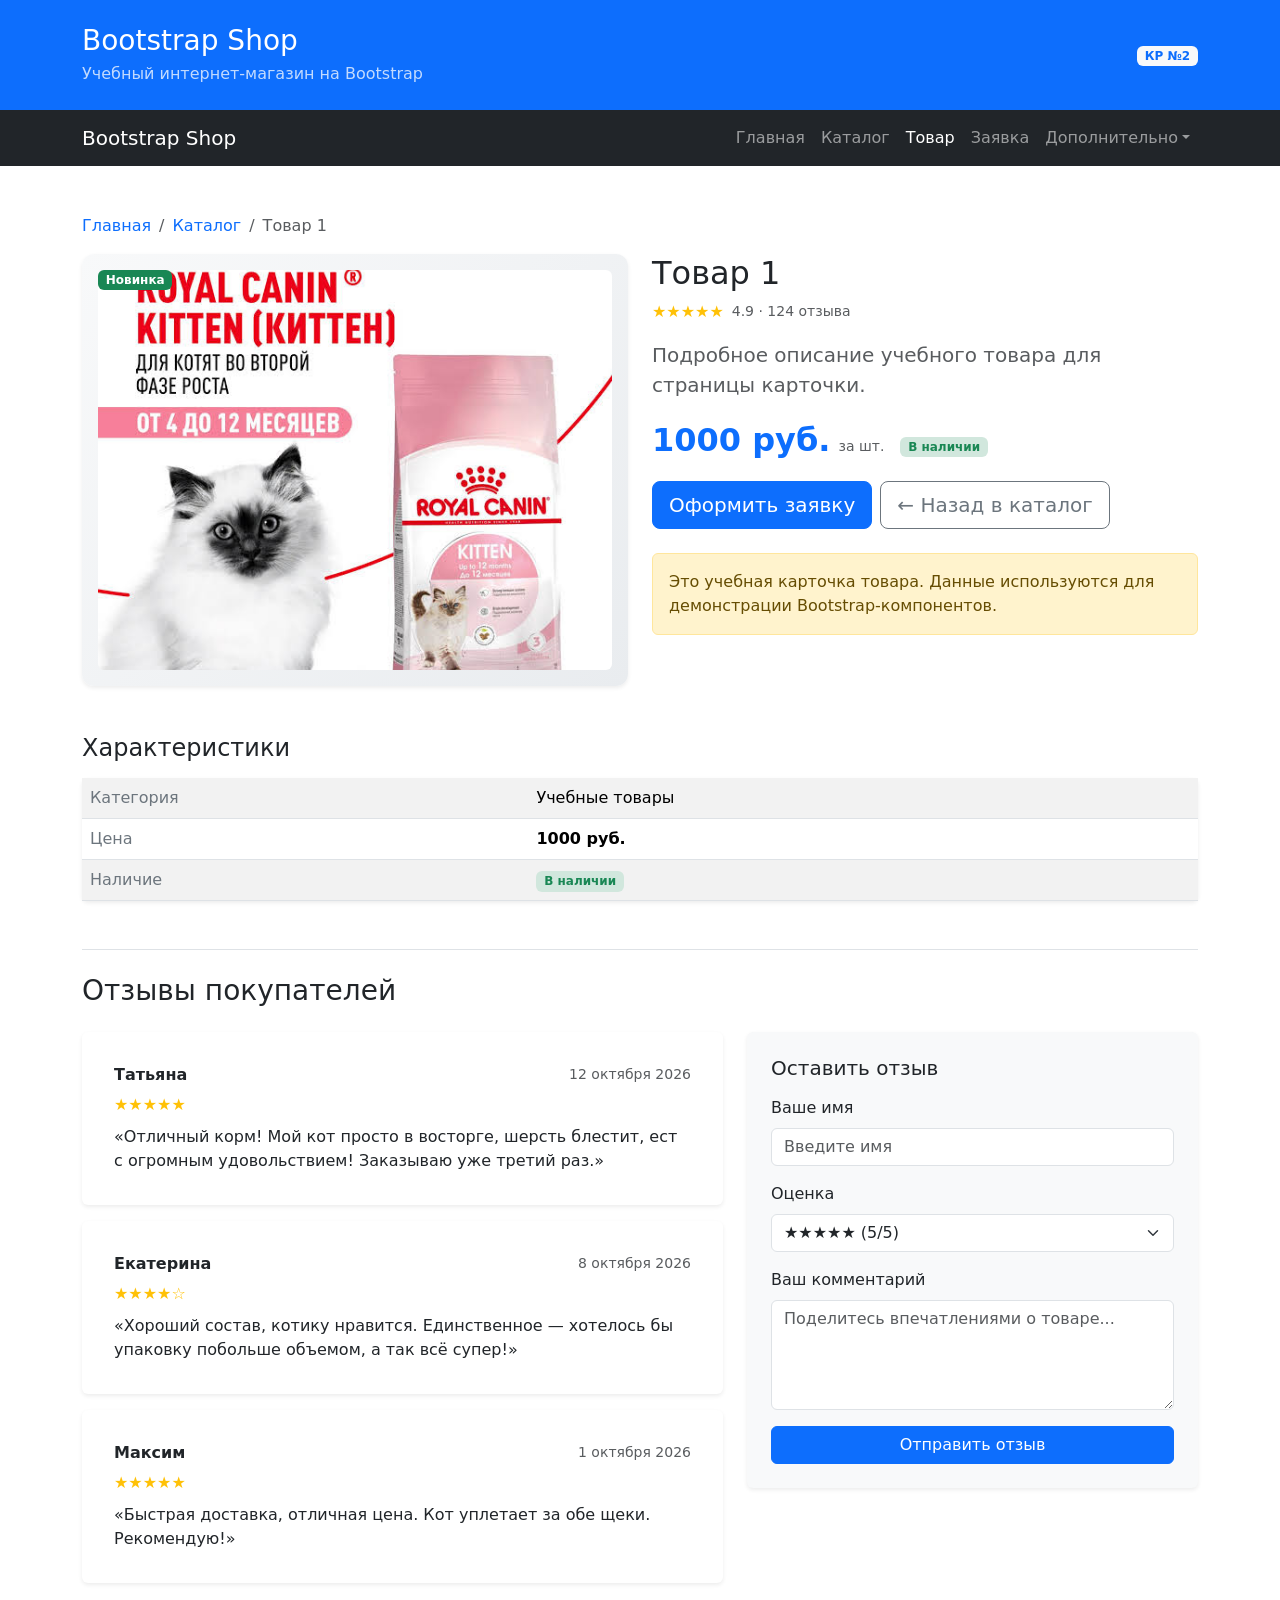
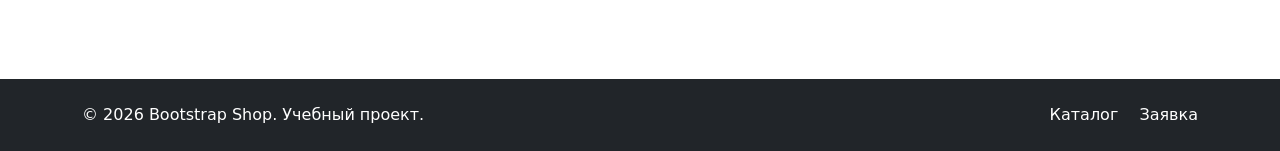
<file: product.html>
<!DOCTYPE html>
<html lang="ru">
<head>
  <meta charset="UTF-8">
  <meta name="viewport" content="width=device-width, initial-scale=1.0">
  <title>Товар 1 — Bootstrap Shop</title>

  <link rel="stylesheet" href="vendor/bootstrap/css/bootstrap.min.css">
  <link rel="stylesheet" href="css/custom.css">
</head>
<body>
<div class="d-flex flex-column min-vh-100">

  <header class="bg-primary text-white py-4">
    <div class="container">
      <div class="row align-items-center">
        <div class="col-12 col-md-8">
          <h1 class="h3 mb-1">Bootstrap Shop</h1>
          <p class="mb-0 opacity-75">Учебный интернет-магазин на Bootstrap</p>
        </div>
        <div class="col-12 col-md-4 text-md-end mt-3 mt-md-0">
          <span class="badge bg-light text-primary">КР №2</span>
        </div>
      </div>
    </div>
  </header>

  <nav class="navbar navbar-expand-lg navbar-dark bg-dark">
    <div class="container">
      <a class="navbar-brand" href="index.html">Bootstrap Shop</a>
      <button class="navbar-toggler" type="button" data-bs-toggle="collapse"
              data-bs-target="#mainNavbar" aria-controls="mainNavbar"
              aria-expanded="false" aria-label="Переключить навигацию">
        <span class="navbar-toggler-icon"></span>
      </button>
      <div class="collapse navbar-collapse" id="mainNavbar">
        <ul class="navbar-nav ms-auto">
          <li class="nav-item"><a class="nav-link" href="index.html">Главная</a></li>
          <li class="nav-item"><a class="nav-link" href="catalog.html">Каталог</a></li>
          <li class="nav-item"><a class="nav-link active" aria-current="page" href="product.html">Товар</a></li>
          <li class="nav-item"><a class="nav-link" href="order.html">Заявка</a></li>
          <li class="nav-item dropdown">
            <a class="nav-link dropdown-toggle" href="#" role="button"
               data-bs-toggle="dropdown" aria-expanded="false">Дополнительно</a>
            <ul class="dropdown-menu">
              <li><a class="dropdown-item" href="catalog.html">Все товары</a></li>
              <li><a class="dropdown-item" href="order.html">Оформить заявку</a></li>
              <li><a class="dropdown-item" href="index.html#popular">Популярное</a></li>
            </ul>
          </li>
        </ul>
      </div>
    </div>
  </nav>

  <main class="container my-5 flex-grow-1">

    <nav aria-label="breadcrumb">
      <ol class="breadcrumb">
        <li class="breadcrumb-item"><a href="index.html" class="text-decoration-none">Главная</a></li>
        <li class="breadcrumb-item"><a href="catalog.html" class="text-decoration-none">Каталог</a></li>
        <li class="breadcrumb-item active" aria-current="page">Товар 1</li>
      </ol>
    </nav>

    <div class="row g-4 align-items-start">
      <div class="col-12 col-lg-6">
        <div class="product-img-wrap card shadow-sm border-0 p-3 text-center">
          <span class="badge bg-success position-absolute top-0 start-0 m-3 z-1">Новинка</span>
          <img src="images/product2.jpeg" class="rounded img-fluid" alt="Товар 1">
        </div>
      </div>

      <div class="col-12 col-lg-6">
        <h1 class="h2 mb-2">Товар 1</h1>

        <div class="d-flex align-items-center gap-2 mb-3">
          <span class="text-warning">★★★★★</span>
          <small class="text-muted">4.9 · 124 отзыва</small>
        </div>

        <p class="lead text-muted mb-4">
          Подробное описание учебного товара для страницы карточки.
        </p>

        <div class="d-flex align-items-baseline gap-2 mb-4">
          <span class="product-price">1000 руб.</span>
          <small class="text-muted">за шт.</small>
          <span class="badge bg-success-subtle text-success ms-2">В наличии</span>
        </div>

        <div class="d-flex flex-wrap gap-2 mb-4">
          <a class="btn btn-primary btn-lg" href="order.html">Оформить заявку</a>
          <a class="btn btn-outline-secondary btn-lg" href="catalog.html">← Назад в каталог</a>
        </div>

        <div class="alert alert-warning" role="alert">
          Это учебная карточка товара. Данные используются для демонстрации Bootstrap-компонентов.
        </div>
      </div>
    </div>

    <section class="mt-5">
      <h2 class="h4 mb-3">Характеристики</h2>

      <div class="card border-0 shadow-sm spec-card">
        <div class="table-responsive">
          <table class="table table-striped align-middle">
            <tbody>
              <tr>
                <th scope="row">Категория</th>
                <td>Учебные товары</td>
              </tr>
              <tr>
                <th scope="row">Цена</th>
                <td class="fw-semibold">1000 руб.</td>
              </tr>
              <tr>
                <th scope="row">Наличие</th>
                <td><span class="badge bg-success-subtle text-success">В наличии</span></td>
              </tr>
            </tbody>
          </table>
        </div>
      </div>
    </section>

    <section class="mt-5 pt-4 border-top">
      <h3 class="mb-4">Отзывы покупателей</h3>

      <div class="row g-4">
        <div class="col-12 col-lg-7">
          <div class="d-flex flex-column gap-3">

            <div class="card border-0 shadow-sm p-3">
              <div class="card-body">
                <div class="d-flex justify-content-between align-items-center mb-2">
                  <h6 class="fw-bold mb-0">Татьяна</h6>
                  <small class="text-muted">12 октября 2026</small>
                </div>
                <div class="text-warning mb-2">★★★★★</div>
                <p class="card-text mb-0">
                  «Отличный корм! Мой кот просто в восторге, шерсть блестит, ест с огромным удовольствием! Заказываю уже третий раз.»
                </p>
              </div>
            </div>

            <div class="card border-0 shadow-sm p-3">
              <div class="card-body">
                <div class="d-flex justify-content-between align-items-center mb-2">
                  <h6 class="fw-bold mb-0">Екатерина</h6>
                  <small class="text-muted">8 октября 2026</small>
                </div>
                <div class="text-warning mb-2">★★★★☆</div>
                <p class="card-text mb-0">
                  «Хороший состав, котику нравится. Единственное — хотелось бы упаковку побольше объемом, а так всё супер!»
                </p>
              </div>
            </div>

            <div class="card border-0 shadow-sm p-3">
              <div class="card-body">
                <div class="d-flex justify-content-between align-items-center mb-2">
                  <h6 class="fw-bold mb-0">Максим</h6>
                  <small class="text-muted">1 октября 2026</small>
                </div>
                <div class="text-warning mb-2">★★★★★</div>
                <p class="card-text mb-0">
                  «Быстрая доставка, отличная цена. Кот уплетает за обе щеки. Рекомендую!»
                </p>
              </div>
            </div>

          </div>
        </div>

        <div class="col-12 col-lg-5">
          <div class="card border-0 shadow-sm p-4 bg-light">
            <h5 class="card-title mb-3">Оставить отзыв</h5>

            <div id="successAlert" class="alert alert-success d-none mb-3" role="alert">
              Спасибо! Ваш отзыв успешно отправлен.
            </div>

            <form id="reviewForm">
              <div class="mb-3">
                <label for="reviewName" class="form-label">Ваше имя</label>
                <input type="text" class="form-control" id="reviewName" placeholder="Введите имя" required>
              </div>

              <div class="mb-3">
                <label for="reviewRating" class="form-label">Оценка</label>
                <select class="form-select" id="reviewRating">
                  <option value="5" selected>★★★★★ (5/5)</option>
                  <option value="4">★★★★☆ (4/5)</option>
                  <option value="3">★★★☆☆ (3/5)</option>
                  <option value="2">★★☆☆☆ (2/5)</option>
                  <option value="1">★☆☆☆☆ (1/5)</option>
                </select>
              </div>

              <div class="mb-3">
                <label for="reviewText" class="form-label">Ваш комментарий</label>
                <textarea class="form-control" id="reviewText" rows="4" placeholder="Поделитесь впечатлениями о товаре..." required></textarea>
              </div>

              <button type="submit" class="btn btn-primary w-100">Отправить отзыв</button>
            </form>
          </div>
        </div>
      </div>
    </section>

  </main>

  <footer class="bg-dark text-white py-4 mt-5">
    <div class="container">
      <div class="row align-items-center g-3">
        <div class="col-12 col-md-6">
          <p class="mb-0">&copy; 2026 Bootstrap Shop. Учебный проект.</p>
        </div>
        <div class="col-12 col-md-6 text-md-end">
          <a class="text-white text-decoration-none me-3" href="catalog.html">Каталог</a>
          <a class="text-white text-decoration-none" href="order.html">Заявка</a>
        </div>
      </div>
    </div>
  </footer>

</div>

<script src="vendor/bootstrap/js/bootstrap.bundle.min.js"></script>
<script>
  document.getElementById('reviewForm').addEventListener('submit', function(event) {
    event.preventDefault();
    const alertBox = document.getElementById('successAlert');
    alertBox.classList.remove('d-none');
    this.reset();
    setTimeout(function() {
      alertBox.classList.add('d-none');
    }, 4000);
  });
</script>

</body>
</html>
</file>
<file: css/custom.css>
body {
  min-height: 100vh;
}

.placeholder-box {
  min-height: 240px;
}

.placeholder-image {
  min-height: 320px;
}

.card-img-top {
  height: 180px;
  object-fit: cover;
}
.card img,
.border img {
  height: 220px !important;
  width: 100% !important;
  object-fit: cover !important;
}

.product-main-img,
main .row .col-lg-6 img {
  height: 400px !important;
  max-height: 400px !important;
  object-fit: cover !important;
  width: 100% !important;
}
.object-fit-contain {
  object-fit: contain;
}

.product-img-wrap {
      background: linear-gradient(135deg, #f8f9fa 0%, #e9ecef 100%);
      border-radius: .75rem;
      overflow: hidden;
      position: relative;
    }
    .product-img-wrap img {
      transition: transform .5s ease;
    }
    .product-img-wrap:hover img {
      transform: scale(1.04);
    }
    .product-price {
      font-size: 2rem;
      font-weight: 700;
      color: #0d6efd;
      line-height: 1;
    }
    .product-price small {
      font-size: .9rem;
      color: #6c757d;
      font-weight: 400;
    }
    .spec-card .table {
      margin-bottom: 0;
    }
    .spec-card .table th {
      width: 40%;
      color: #6c757d;
      font-weight: 500;
    }
</file>
